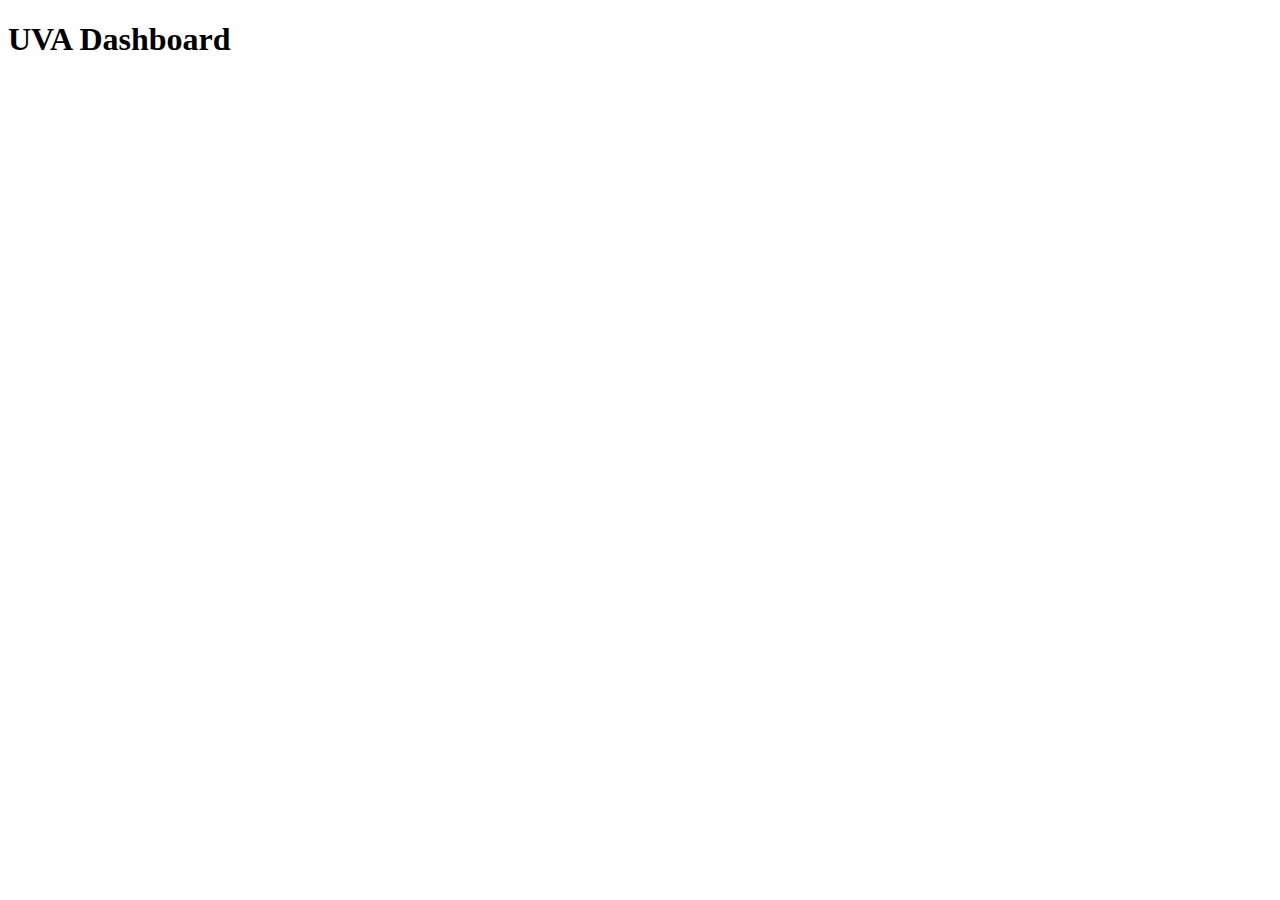
<file: index.html>
<!doctype html>
<html lang="en">
	<head>
		<meta charset="UTF-8" />
		<meta name="viewport" content="width=device-width, initial-scale=1.0" />
		<title>UVA Dashboard</title>
		<meta name="description" content="UVA Assignment Dashboard" />
		<meta name="author" content="Joshua Markle" />
		<!-- <link rel="icon" type="image/x-icon" href="assets/icons/favicon.ico" /> -->
		<!-- <link rel="stylesheet" href="css/main.css" /> -->
		<link rel="stylesheet" href="https://cdnjs.cloudflare.com/ajax/libs/font-awesome/6.6.0/css/all.min.css"/>
		<link rel="stylesheet" href="https://fonts.googleapis.com/css2?family=Roboto+Mono:ital,wght@0,100..700;1,100..700&display=swap"/>
	</head>
	<body>
		<!-- Main Content -->
		<div class="content">
			<h1>UVA Dashboard</h1>
		</div>
	</body>
</html>
</file>
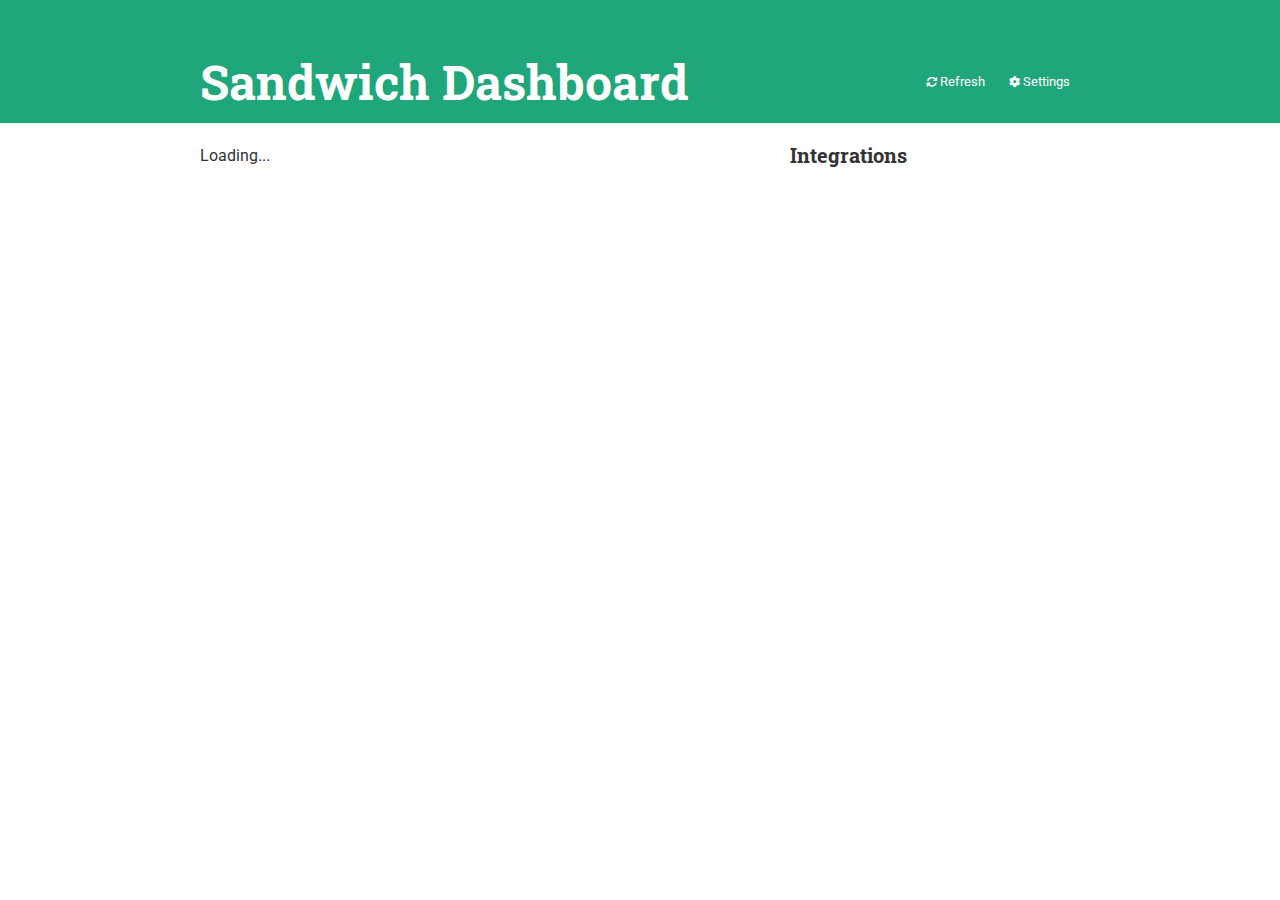
<file: dashboard.html>
<!DOCTYPE html>
<html lang="en">
	<head>
		<meta charset="UTF-8">
		<meta name="viewport" content="width=device-width, initial-scale=1.0">
		<title>Sandwich Dashboard</title>
		<link rel="stylesheet" href="main.css">
		<link rel="stylesheet" href="https://cdnjs.cloudflare.com/ajax/libs/font-awesome/6.6.0/css/all.min.css"/>
		<link rel="preconnect" href="https://fonts.googleapis.com">
		<link rel="preconnect" href="https://fonts.gstatic.com" crossorigin>
		<link href="https://fonts.googleapis.com/css2?family=Roboto+Slab:wght@100..900&family=Roboto:ital,wght@0,100..900;1,100..900&display=swap" rel="stylesheet">
	</head>
	<body>
		<header>
			<h1>Sandwich Dashboard</h1>
			<div>
				<button id="refresh" class="green"><i class="fa fa-refresh"></i> Refresh</button>
				<button id="settings" class="green"><i class="fa fa-gear"></i> Settings</button>
			</div>
		</header>
		<div class="content">
			<div id="assignments">Loading...</div>
			<div class="summary">
				<h3>Integrations</h3>
			</div>
		</div>
		<script src="scripts/dashboard.js"></script>
	</body>
</html>
</file>
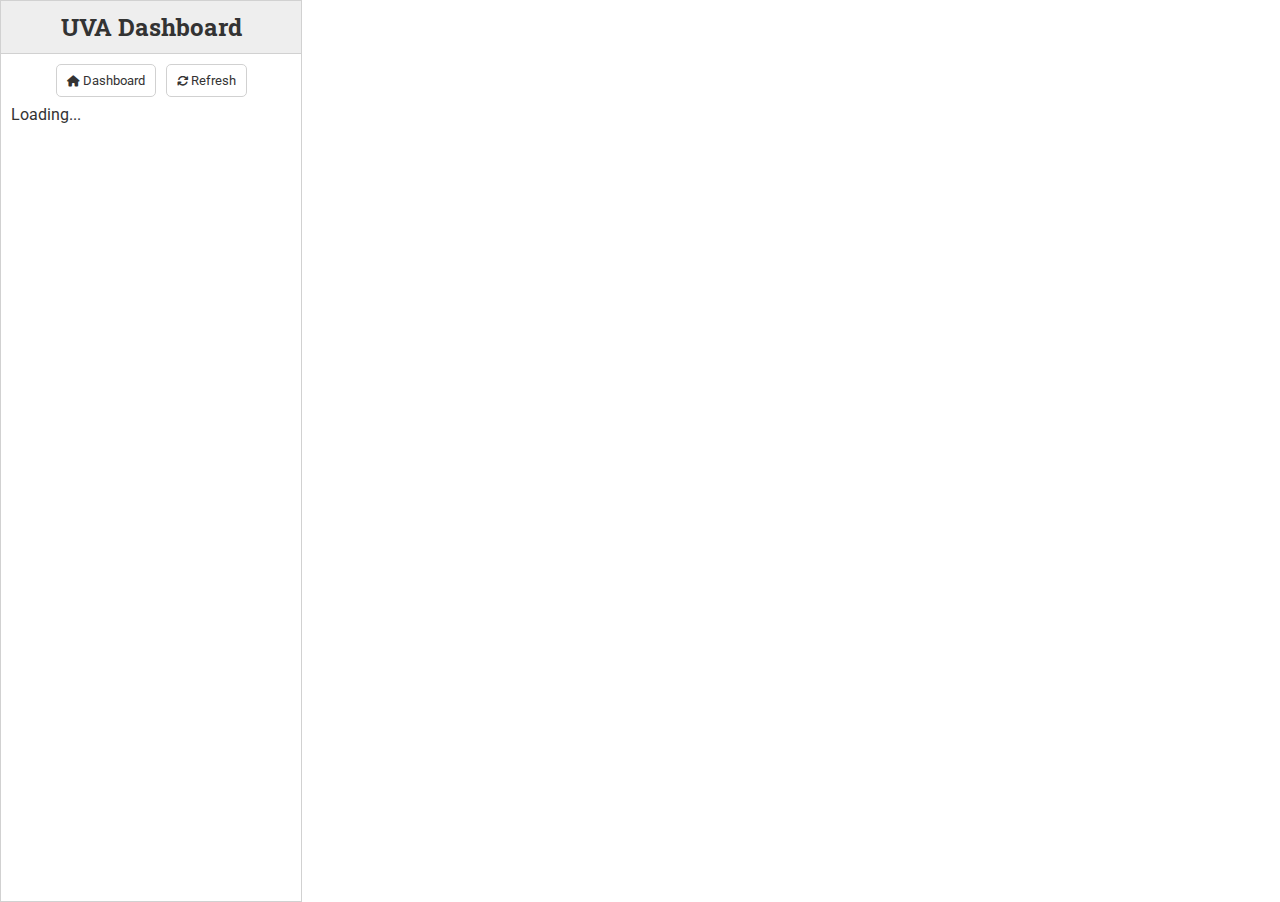
<file: popup.html>
<!DOCTYPE html>
<html lang="en">
	<head>
		<meta charset="UTF-8">
		<meta name="viewport" content="width=device-width, initial-scale=1.0">
		<title>UVA Dashboard</title>
		<link rel="stylesheet" href="main.css">
		<link rel="stylesheet" href="https://cdnjs.cloudflare.com/ajax/libs/font-awesome/6.6.0/css/all.min.css"/>
		<link rel="preconnect" href="https://fonts.googleapis.com">
		<link rel="preconnect" href="https://fonts.gstatic.com" crossorigin>
		<link href="https://fonts.googleapis.com/css2?family=Roboto+Slab:wght@100..900&family=Roboto:ital,wght@0,100..900;1,100..900&display=swap" rel="stylesheet">
	</head>
	<body class="popup">
		<div class="popup-highlight">
			<h2>UVA Dashboard</h2>
		</div>
		<div class="popup-section">
			<div class="popup-row">
				<button id="dashboard"><i class="fa fa-home"></i> Dashboard</button>
				<button id="refresh"><i class="fa fa-refresh"></i> Refresh</button>
			</div>
			<div class="popup-scrollable">
				<div id="assignments">Loading...</div>
			</div>
		</div>
		<script src="scripts/popup.js"></script>
	</body>
</html>
</file>
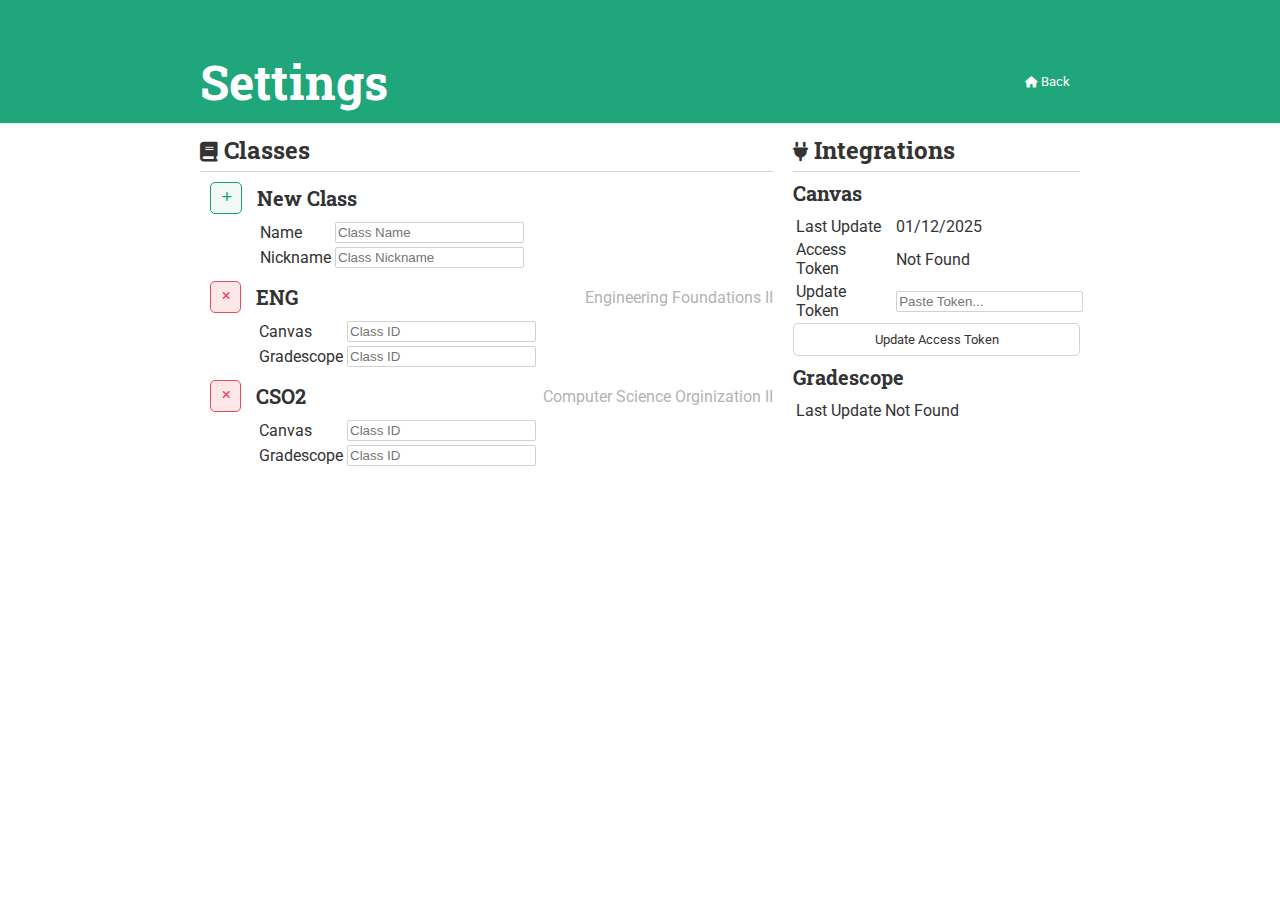
<file: settings.html>
<!DOCTYPE html>
<html lang="en">
	<head>
		<meta charset="UTF-8">
		<meta name="viewport" content="width=device-width, initial-scale=1.0">
		<title>Sandwich | Settings</title>
		<link rel="stylesheet" href="main.css">
		<link rel="stylesheet" href="https://cdnjs.cloudflare.com/ajax/libs/font-awesome/6.6.0/css/all.min.css"/>
		<link rel="preconnect" href="https://fonts.googleapis.com">
		<link rel="preconnect" href="https://fonts.gstatic.com" crossorigin>
		<link href="https://fonts.googleapis.com/css2?family=Roboto+Slab:wght@100..900&family=Roboto:ital,wght@0,100..900;1,100..900&display=swap" rel="stylesheet">
	</head>
	<body>
		<header>
			<h1>Settings</h1>
			<div>
				<button id="dashboard" class="green"><i class="fa fa-home"></i> Back</button>
			</div>
		</header>
		<div class="content">
			<div class="content-classes">
				<h2><i class="fa fa-book"></i> Classes</h2>
				<div class="breakline"></div>
				<div class="class">
					<button class="add" id="add-class">
						<i class="fa fa-plus"></i>
					</button>
					<div>
						<h3>New Class</h3>
						<table>
							<tr>
								<th>Name</th>
								<th><input type="text" id="add-name" placeholder="Class Name"/></th>
							</tr>
							<tr>
								<th>Nickname</th>
								<th><input type="text" id="add-domain" placeholder="Class Nickname"/></th>
							</tr>
						</table>
					</div>
				</div>
				<div class="class">
					<button class="delete" id="delete-class-1">
						<i class="fa fa-times"></i>
					</button>
					<div class="class-content">
						<div class="title">
							<h3>ENG</h3>
							<p>Engineering Foundations II</p>
						</div>
						<table>
							<tr>
								<th>Canvas</th>
								<th><input type="text" id="add-name" placeholder="Class ID"/></th>
							</tr>
							<tr>
								<th>Gradescope</th>
								<th><input type="text" id="add-domain" placeholder="Class ID"/></th>
							</tr>
						</table>
					</div>
				</div>
				<div class="class">
					<button class="delete" id="delete-class-2">
						<i class="fa fa-times"></i>
					</button>
					<div class="class-content">
						<div class="title">
							<h3>CSO2</h3>
							<p>Computer Science Orginization II</p>
						</div>
						<table>
							<tr>
								<th>Canvas</th>
								<th><input type="text" id="add-name" placeholder="Class ID"/></th>
							</tr>
							<tr>
								<th>Gradescope</th>
								<th><input type="text" id="add-domain" placeholder="Class ID"/></th>
							</tr>
						</table>
					</div>
				</div>
			</div>
			<div class="content-integrations">
				<h2><i class="fa fa-plug"></i> Integrations</h2>
				<div class="breakline"></div>
				<h3>Canvas</h3>
				<table>
					<tr>
						<th>Last Update</th>
						<th>01/12/2025</th>
					</tr>
					<tr>
						<th>Access Token</th>
						<th>Not Found</th>
					</tr>
					<tr>
						<th>Update Token</th>
						<th><input type="text" id="input-canvas" name="at" placeholder="Paste Token..."></th>
					</tr>
				</table>
				<button id="update-access-token">Update Access Token</button>
				<h3>Gradescope</h3>
				<table>
					<tr>
						<th>Last Update</th>
						<th>Not Found</th>
					</tr>
				</table>
			</div>
		</div>
		<script src="scripts/settings.js"></script>
	</body>
</html>
</file>
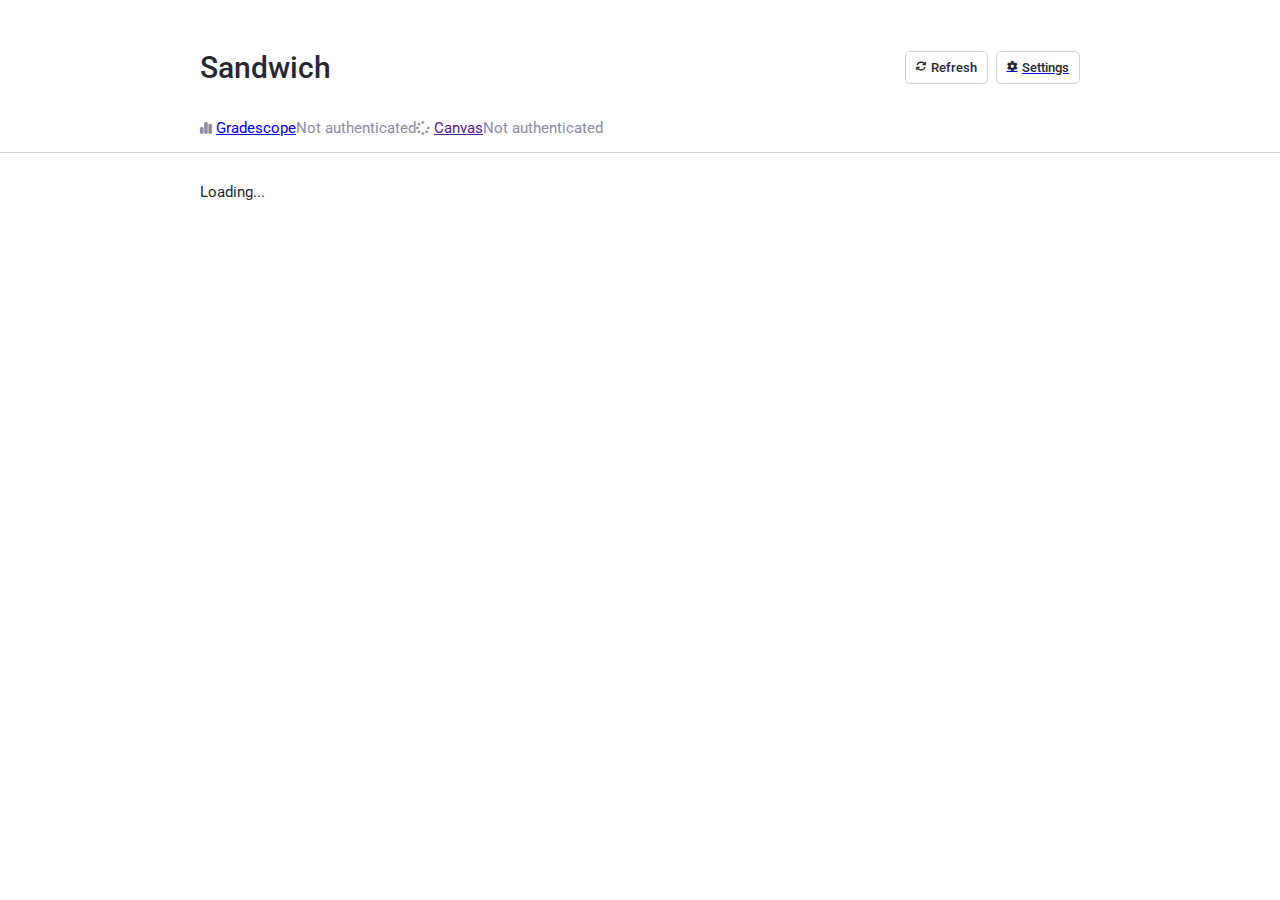
<file: pages/dashboard.html>
<!DOCTYPE html>
<html lang="en">
	<head>
		<meta charset="UTF-8">
		<meta name="viewport" content="width=device-width, initial-scale=1.0">
		<title>Sandwich | Dashboard</title>
		<link rel="stylesheet" href="main.css">
		<link rel="stylesheet" href="https://cdnjs.cloudflare.com/ajax/libs/font-awesome/6.6.0/css/all.min.css"/>
		<link rel="preconnect" href="https://fonts.googleapis.com">
		<link rel="preconnect" href="https://fonts.gstatic.com" crossorigin>
		<link href="https://fonts.googleapis.com/css2?family=Roboto+Slab:wght@100..900&family=Roboto:ital,wght@0,100..900;1,100..900&display=swap" rel="stylesheet">
	</head>
	<body>
		<header>
			<h1>Sandwich</h1>
			<div class="header-buttons">
				<button id="refresh"><i class="fa fa-refresh"></i> Refresh</button>
				<a href="settings.html"><button><i class="fa fa-gear"></i> Settings</button></a>
			</div>
		</header>
		<div class="tab-bar">
			<p><i class="fa fa-chart-simple"></i> <a href="https://www.gradescope.com/" target="_blank">Gradescope</a><p id="gradescope-status"> Not authenticated</p></p>
			<p><i class="fa fa-spinner"></i> <a href="">Canvas</a> <p id="canvas-status"> Not authenticated</p></p>
		</div>
		<div class="content">
			<div id="assignments">Loading...</div>
			<!-- <div class="summary"> -->
			<!-- 	<h3>Integrations</h3> -->
			<!-- 	<div class="breakline"></div> -->
			<!-- </div> -->
		</div>
		<script src="../lib/browser-polyfill.js"></script>
		<script src="../scripts/dashboard.js"></script>
	</body>
</html>
</file>
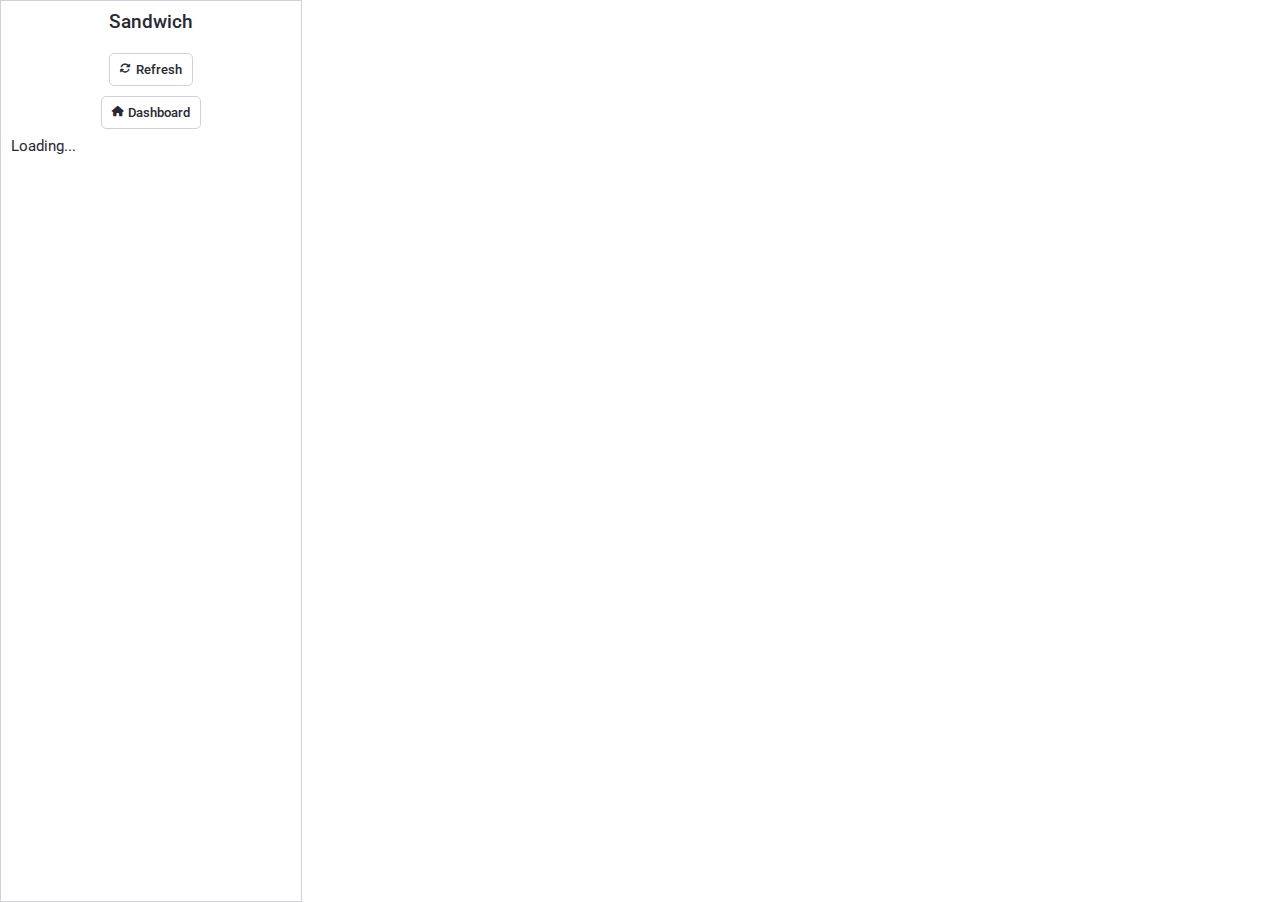
<file: pages/popup.html>
<!DOCTYPE html>
<html lang="en">
	<head>
		<meta charset="UTF-8">
		<meta name="viewport" content="width=device-width, initial-scale=1.0">
		<title>Sandwich | Popup</title>
		<link rel="stylesheet" href="main.css">
		<link rel="stylesheet" href="https://cdnjs.cloudflare.com/ajax/libs/font-awesome/6.6.0/css/all.min.css"/>
		<link rel="preconnect" href="https://fonts.googleapis.com">
		<link rel="preconnect" href="https://fonts.gstatic.com" crossorigin>
		<link href="https://fonts.googleapis.com/css2?family=Roboto+Slab:wght@100..900&family=Roboto:ital,wght@0,100..900;1,100..900&display=swap" rel="stylesheet">
	</head>
	<body class="popup">
		<header class="popup-highlight">
			<h2>Sandwich</h2>
		</header>
		<div class="popup-section">
			<div class="popup-row">
				<button id="refresh"><i class="fa fa-refresh"></i> Refresh</button>
				<button id="dashboard"><i class="fa fa-home"></i> Dashboard</button>
			</div>
			<div class="popup-scrollable">
				<div id="assignments">Loading...</div>
			</div>
		</div>
		<script src="../lib/browser-polyfill.js"></script>
		<script src="../scripts/popup.js"></script>
	</body>
</html>
</file>
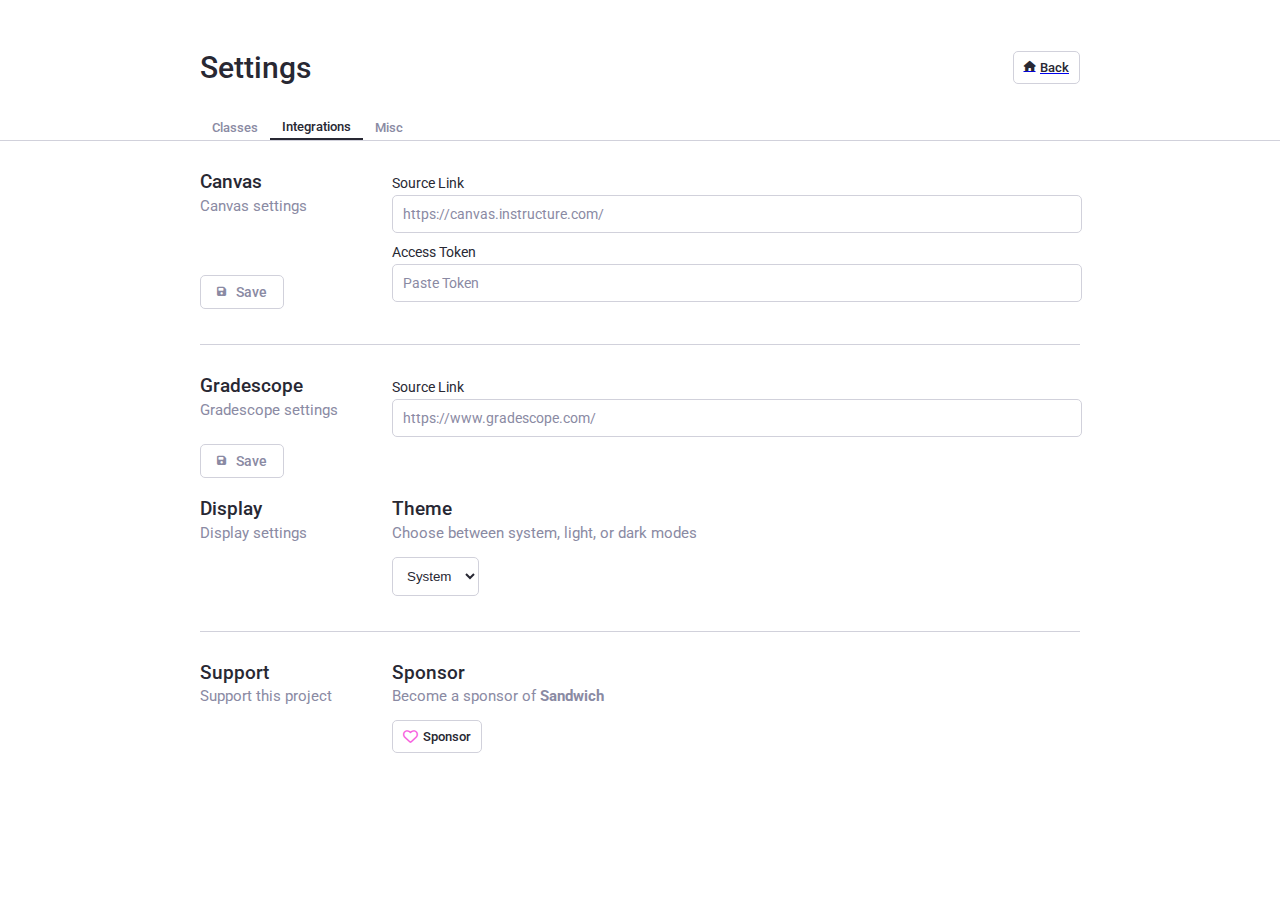
<file: pages/settings.html>
<!DOCTYPE html>
<html lang="en">
	<head>
		<meta charset="UTF-8"/>
		<meta name="viewport" content="width=device-width, initial-scale=1.0"/>
		<title>Sandwich | Settings</title>
		<script src="../scripts/theme-loader.js"></script>
		<link rel="stylesheet" href="main.css"/>
		<link rel="preconnect" href="https://fonts.googleapis.com"/>
		<link rel="preconnect" href="https://fonts.gstatic.com" crossorigin/>
		<link href="https://fonts.googleapis.com/css2?family=Roboto+Slab:wght@100..900&family=Roboto:ital,wght@0,100..900;1,100..900&display=swap" rel="stylesheet"/>
		<link rel="stylesheet" href="https://cdnjs.cloudflare.com/ajax/libs/font-awesome/6.6.0/css/all.min.css"/>
	</head>
	<body>
		<header>
			<h1>Settings</h1>
			<div class="header-buttons">
				<a href="dashboard.html"><button><i class="fa fa-home"></i> Back</button></a>
			</div>
		</header>
		<div class="tab-bar">
			<button id="tab-classes">Classes</button>
			<button id="tab-integration">Integrations</button>
			<button id="tab-misc">Misc</button>
		</div>
		<div class="content">
			<!-- Classes Tab -->
			<div id="classes">
				<div class="row">
					<div style="flex: 1" class="column">
						<h2>Classes</h2>
						<p>Edit loadable classes</p>
						<div style="margin-top: auto;">
							<button id="export-classes"><i class="fa fa-download"></i> Export</button>
							<button id="update-classes" class="save-button" disabled><i class="fa fa-save"></i> Save</button>
						</div>
					</div>
					<div style="flex: 4">
						<div class="class" id="new-class-block">
							<button class="add" id="add-class">
								<i class="fa fa-plus"></i>
							</button>
							<div class="class-content">
								<h3>New Class</h3>
								<p>Create a new class to add to the class list</p>
								<div class="row">
									<div style="flex: 1">
										<h4>Name</h4>
										<input type="text" id="new-class-name" placeholder="Class Name"></th>
									</div>
									<div style="flex: 1">
										<h4>Nickname</h4>
										<input type="text" id="new-class-nickname" placeholder="Class Nickname"></th>
									</div>
								</div>
							</div>
						</div>
						<div id="classes-list"></div>
					</div>
				</div>
				<div class="breakline"></div>
				<div class="row">
					<div style="flex: 1">
						<h2>Import</h2>
						<p>Reload saved classes</p>
					</div>
					<div style="flex: 4">
						<div id="import-box" class="import-box">
							<p>Drop a JSON file or</p>
							<label for="import-file" class="save-button">
								<i class="fa fa-file-import"></i> Browse Files
							</label>
							<input type="file" id="import-file" accept="application/json" hidden />
						</div>
					</div>
				</div>
			</div>
			<!-- Integration Tab -->
			<div id="integrations">
				<div class="row">
					<div style="flex: 1" class="column">
						<h3>Canvas</h3>
						<p>Canvas settings</p>
						<div style="margin-top: auto;">
							<button class="save-button save-integrations" disabled><i class="fa-solid fa-floppy-disk"></i> Save</button>
						</div>
					</div>
					<div style="flex: 4">
						<h4>Source Link</h4>
						<input type="text" id="input-canvas-link" placeholder="https://canvas.instructure.com/">
						<h4>Access Token</h4>
						<input type="text" id="input-canvas-token" placeholder="Paste Token">
					</div>
				</div>
				<div class="breakline"></div>
				<div class="row">
					<div style="flex: 1" class="column">
						<h3>Gradescope</h3>
						<p>Gradescope settings</p>
						<div style="margin-top: auto;">
							<button class="save-button save-integrations" disabled><i class="fa-solid fa-floppy-disk"></i> Save</button>
						</div>
					</div>
					<div style="flex: 4">
						<h4>Source Link</h4>
						<input type="text" id="input-gradescope-link" placeholder="https://www.gradescope.com/">
					</div>
				</div>
			</div>
			<!-- Classes Tab -->
			<div id="misc">
				<div class="row">
					<div style="flex: 1">
						<h3>Display</h3>
						<p>Display settings</p>
					</div>
					<div style="flex: 4">
						<h3>Theme</h3>
						<p>Choose between system, light, or dark modes</p>
						<select id="theme">
							<option value="system">System</option>
							<option value="light">Light</option>
							<option value="dark">Dark</option>
						</select>
					</div>
				</div>
				<div class="breakline"></div>
				<div class="row">
					<div style="flex: 1">
						<h3>Support</h3>
						<p>Support this project</p>
					</div>
					<div style="flex: 4">
						<h3>Sponsor</h3>
						<p>Become a sponsor of <strong>Sandwich</strong></p>
						<!-- <iframe src="https://github.com/sponsors/JoshuaMarkle/button" title="Sponsor JoshuaMarkle" height="32" width="114" style="border: 0; border-radius: 6px;"></iframe> -->
						<a href="https://github.com/sponsors/JoshuaMarkle" style="all: unset;"><button><i class="fa-regular fa-heart"></i> Sponsor</button></a>
					</div>
				</div>
			</div>
		</div>
		<script src="../lib/browser-polyfill.js"></script>
		<script src="../scripts/settings.js"></script>
		<script src="../scripts/theme.js"></script>
	</body>
</html>
</file>
<file: main.css>
:root {
    /* --black: #1b1f23; */
    /* --bg-dark: #1f2428; */
    /* --bg: #24292e; */
    /* --bg-2: #2f363d; */
    /* --bg-3: #444d56; */
    /* --bg-4: #586069; */
    /* --fg: #e1e4e8; */
    /* --fg-2: #959da5; */
    /* --fg-3: #444d56; */
    /* --highlight: #586069; */
    /* --border: #1b1f23; */
    /* --red: #f97583; */
    /* --red-2: #ea4a5a; */
    /* --orange: #ffab70; */
    /* --orange-2: #ffab70; */
    /* --green: #85e89d; */
    /* --green-2: #34d058; */
    /* --cyan: #79b8ff; */
    /* --cyan-2: #79b8ff; */
    /* --blue: #79b8ff; */
    /* --blue-2: #0366d6; */
    /* --blue-3: #005cc5; */
    /* --purple: #b392f0; */
    /* --purple-2: #b392f0; */
    --bg-dark: #eee;
    --bg: #fff;
    --bg-2: #fafafa;
    --fg: #333;
    --fg-2: #777;
    --fg-3: #b3b3b3;
	--border: #d1d1d1;
    --fade: #0001;

	--green: #1d9d74;
	--fg-green: #b0ddce;
	--fg-green-link: #198764;
	--bg-green-dark: #1b926c;
	--bg-green: #1fa67a;
	--bg-green-2: #f1f9f7;
	--border-green: #e0f1e9;

	--fg-red: #ea4a5a;
	--bg-red: #ea4a5a22;
}

/* Generic */

html,
body {
    color: var(--fg);
    background: var(--bg);
    height: 100%;
    width: 100%;
    margin: 0;
    font-family: "Roboto", Arial, sans-serif;
    font-size: 16px;
}

h1, h2, h3 {
    font-family: "Roboto Slab", Arial, sans-serif;
    font-weight: bold;
}

h1 {
    font-size: 3rem;
    margin: 0;
}

h2 {
    font-size: 1.5rem;
    margin: 0;
}

h3 {
    font-size: 1.25rem;
    margin: 0.5rem 0;
}

p { margin: 0.25rem; }

i { color: var(--fg); }
h2 i { font-size: 1.25rem; }
button i { font-size: 0.7rem; }

/* Buttons */

button {
    background: none;
    color: var(--fg);
    padding: 8px 10px;
    cursor: pointer;
    font-family: inherit;
    border: 1px solid var(--border);
    border-radius: 5px;
}

button.green {
    color: var(--bg);
	border: none;
}
button.green:hover { color: var(--fg-green); }

button.green i { color: var(--bg); }
button.green:hover i { color: var(--fg-green); }

button.assignment-button {
	justify-content: center;
	width: 100%;
	border: none;
	color: var(--fg-2)
}

button.assignment-button:hover {
	text-decoration: underline;
}

input {
	/* all: unset; */
	padding: 2px;
    border: 1px solid var(--border);
	border-radius: 2px;
}

/* Header */

header {
	color: var(--bg);
	background: var(--bg-green);
	display: flex;
	flex-direction: row;
	justify-content: space-between;
	align-items: center;
	padding: 50px 200px 10px 200px;
	border-bottom: 1px solid var(--border-green);
}

/* Dashboard */

.content {
	background: var(--bg);
	padding: 10px 200px 50px;
	display: flex;
	flex-direction: row;
	justify-content: center;
	align-items: center;
	gap: 20px;
}

.content #assignments {
	flex: 2;
}

.content .summary {
	flex: 1;
	margin: 0px 10px;
	display: flex;
	flex-direction: column;
	margin-bottom: auto;
}

.content-classes {
	flex: 2;
	display: flex;
	flex-direction: column;
	margin-bottom: auto;
}

.content-integrations {
	flex: 1;
	display: flex;
	flex-direction: column;
	margin-bottom: auto;
}

@media only screen and (max-width: 1000px) {
	header,
	.content { padding-left: 20px; padding-right: 20px }
}

/* Popup */

.popup {
	width: 300px;
	display: flex;
    flex-direction: column;
    gap: var(--margin-2);
    background: var(--bg);
    border: 1px solid var(--border);
	margin: 0px;
    padding: 0px;
	overflow: hidden;
}

.popup-highlight {
	display: flex;
    flex-direction: column;
	background: var(--bg-dark);
	border-bottom: 1px solid var(--border);
	padding: 10px;
}

.popup-section {
	display: flex;
    flex-direction: column;
	padding: 10px;
}

.popup-scrollable {
	margin-top: 0.5rem;
	overflow-y: auto;
	max-height: 400px;
	scrollbar-color: var(--fg-3) var(--fade);
}

.popup-row {
	display: flex;
	flex-direction: row;
	justify-content: center;
	align-items: center;
	width: 100%;
	gap: 10px;
}

.popup h2 { text-align: center; }

/* Assignments */

.assignment {
	display: flex;
	flex-direction: column;
	text-decoration: none;
	color: inherit;
	padding: 10px;
	margin-bottom: 10px;
	border: 1px solid var(--border);
	border-radius: 5px;
	background: none;
	transition: background 0.1s;
}

.assignment:hover {
	background: var(--bg-2);
}

.old-assignment { display: none; }

.breakline {
	background: none;
	width: 100%;
	height: 5px;
	border-bottom: 1px solid var(--border);
}

/* Classes */

.class {
	display: flex;
	flex-direction: row;
	gap: 5px;
}

.class div:nth-child(2) {
	margin-top: 5px;
}

.class-content {
	width: 100%;
}

.title {
	width: 100%;
	display: flex;
	flex-direction: row;
	align-items: center;
	justify-content: space-between;
}

.title p {
	font-size: 1rem;
	color: var(--fg-3);
	margin: 0;
}

.delete {
	height: 2rem;
	width: 2rem;
	margin: 10px;
	background: var(--bg-red);
	justify-content: center;
	align-items: center;
	display: flex;
	border: 1px solid var(--fg-red);
	border-radius: 5px;
	transition: 0.2s;
}

.delete i { color: var(--fg-red); }
.delete:hover { transform: scale(0.9, 0.9); }

.add {
	height: 2rem;
	width: 2rem;
	margin: 10px;
	background: var(--bg-green-2);
	justify-content: center;
	align-items: center;
	display: flex;
	border: 1px solid var(--green);
	border-radius: 5px;
	transition: 0.2s;
}

.add i { color: var(--green); }
.add:hover { transform: scale(0.9, 0.9); }

/* Table */

table {
    display: block;
}

table h1 {
    text-align: left;
    margin: 10px 0;
}

table > caption > h1 {
    margin-top: 0;
}

table th {
    font-family: "Roboto", Arial, FontAwesome;
    font-weight: normal;
    text-align: left;
}

select,
table button,
table input {
	width: 100%;
	border: 1px solid var(--border);
}

select:hover,
table button:hover,
table input:hover {
	border: 1px solid var(--border);
}
table input:focus-visible {
	border: 1px solid var(--border);
}

table button {
    margin-top: 10px;
}
</file>
<file: pages/main.css>
:root {
    --bg: #ffffff;
    --bg-2: #f7f7f8;
    --bg-3: #ebebef;
    --bg-4: #d1d1db;
    --bg-5: #a9a9bc;
    --bg-6: #8a8aa3;
    --bg-7: #6c6c89;
    --bg-8: #55556d;
    --bg-9: #3f3f50;
    --bg-10: #282833;
    --bg-11: #121217;
    --black: #000000;
    --fg: #282833;
	--fg-2: #55556d;
    --fg-3: #8a8aa3;
	--border: #d1d1db;
    --fade: #0001;

	--red: #ff4949;
	--orange: #ffa100;
	--yellow: #ffcc3d;
	--green: #13ce66;
	--blue: #2d8eff;
	--purple: #7047eb;
	--pink: #f75fde;
	--bg-red: #fff2ee;
	--bg-green: #eefbf4;
	--bg-blue: #dbf3ff;
}

.dark-mode {
    --black: #ffffff;
    --bg: #000000;
    --bg-2: #121217;
    --bg-3: #282833;
    --bg-4: #3f3f50;
    --bg-5: #55556d;
    --bg-6: #6c6c89;
    --bg-7: #8a8aa3;
    --bg-8: #a9a9bc;
    --bg-9: #d1d1db;
    --bg-10: #ebebef;
    --bg-11: #f7f7f8;
    --fg: #f7f7f8;
	--fg-2: #d1d1db;
    --fg-3: #8a8aa3;
	--border: #3f3f50;

	--bg-red: #3b0a0a;
	--bg-green: #0a3b1a;
	--bg-blue: #0a2b3b;
}

/* Generic */

html,
body {
    color: var(--fg);
    background: var(--bg);
    height: 100%;
    width: 100%;
    margin: 0;
    font-family: "Roboto", Arial, sans-serif;
    font-size: 15px;
}

h1, h2, h3 {
    /* font-family: "Roboto Slab", Arial, sans-serif; */
    font-weight: 500;
    margin: 0;
}

h1 { font-size: 2rem; }
h2 { font-size: 1.25rem; }
h3 { font-size: 1.25rem; }
h4 { font-size: 0.9rem; }
h4, p { 
	margin: 0.25rem 0; 
	font-weight: 400;
}
p {	
	color: var(--fg-3); 
	margin-bottom: 1rem;
}

i { color: var(--fg); }
h2 i { font-size: 1.25rem; }
button i { font-size: 0.7rem; }

button {
	display: flex;
	flex-direction: row;
	align-items: center;
	gap: 0.3rem;
    background: none;
    color: var(--fg);
    padding: 8px 10px;
    cursor: pointer;
    font-family: inherit;
	font-weight: 500;
    border: 1px solid var(--border);
    border-radius: 5px;
}

button:hover {
	background: var(--bg-3);
}

button.assignment-button {
	color: var(--fg-3);
	font-weight: 400;
	justify-content: center;
	width: 100%;
	border: none;
	padding: 0;
}

button.assignment-button:hover {
	text-decoration: underline;
}

input {
	all: unset;
	width: calc(100% - 20px);
	font-size: 0.9rem;
	padding: 10px;
	margin-bottom: 0.5rem;
    border: 1px solid var(--border);
	border-radius: 5px;
}
input::placeholder { color: var(--fg-3); }

input:focus {
	border-color: var(--blue);
}

input[type=number] {
	height: 1rem;
	width: 2.5rem;
}

select {
	color: var(--fg);
	background: var(--bg);
	border: 1px solid var(--border);
	border-radius: 5px;
	padding: 10px;
}

/* Header */

header {
	display: flex;
	flex-direction: row;
	justify-content: space-between;
	align-items: center;
	padding: 50px 200px 2rem 200px;
}

.header-buttons {
	display: flex;
	flex-direction: row;
	gap: 0.5rem;
}

.tab-bar {
	display: flex;
	flex-direction: row;
	margin: 0;
	margin-bottom: 2rem;
	padding: 0px 200px 0px 200px;
	border-bottom: 1px solid var(--border);
}

.tab-bar button {
	color: var(--fg-3);
	display: block;
    padding: 4px 12px;
	border: 0px solid var(--fg);
	border-radius: 0;
	transition: all 0.1s linear;
}

.tab-bar button.active,
.tab-bar button:hover {
	color: var(--fg);
	background: none;
}

.tab-bar button.active {
	border-bottom: 2px solid var(--fg);
}

.tab-bar div { 
	font-weight: 500;
	display: block;
	padding: 4px 12px; 
}

.tab-bar div,
.tab-bar i { 
	color: var(--fg-3);
	font-size: 0.9rem; 
}

/* Dashboard */

.content {
	background: var(--bg);
	padding: 0 200px 50px;
	display: flex;
	flex-direction: column;
	justify-content: center;
	align-items: center;
	gap: 20px;
}

.content > * { width: 100%; }

.content #assignments {
	flex: 2;
}

.content .summary {
	flex: 1;
	margin: 0px 10px;
	display: flex;
	flex-direction: column;
	margin-bottom: auto;
}

.row {
	width: 100%;
	display: flex;
	flex-direction: row;
	gap: 20px;
}

.column {
	display: flex;
	flex-direction: column;
}

@media only screen and (max-width: 1000px) {
	header,
	.content { 
		padding-left: 20px;
		padding-right: 20px; 
	}

	.tab-bar {
		padding-left: 20px;
		padding-right: 20px; 
	}
}

/* Popup */

.popup {
	width: 300px;
	display: flex;
    flex-direction: column;
    gap: var(--margin-2);
    background: var(--bg);
    border: 1px solid var(--border);
	margin: 0px;
    padding: 0px;
	overflow: hidden;
}

.popup-highlight {
	display: flex;
    flex-direction: column;
	padding: 10px;
}

.popup-section {
	display: flex;
    flex-direction: column;
	padding: 10px;
}

.popup-scrollable {
	margin-top: 0.5rem;
	overflow-y: auto;
	max-height: 400px;
	scrollbar-color: var(--fg-3) var(--fade);
}

.popup-row {
	display: flex;
	flex-direction: column;
	justify-content: center;
	align-items: center;
	width: 100%;
	gap: 10px;
}

.popup h2 { text-align: center; }

/* Assignments */

.assignment {
	display: flex;
	flex-direction: row;
	text-decoration: none;
	color: inherit;
	margin-bottom: 10px;
	border-radius: 5px;
	background: none;
	transition: background 0.1s;
}

#assignments h3 { margin: 1rem 0 0.5rem 0; }

.assignment .color {
	background-size: 1rem 1rem;
	background-image:
		linear-gradient(to right, var(--fade) 1px, transparent 1px),
		linear-gradient(to bottom, var(--fade) 1px, transparent 1px);
	color: var(--fg);
	border-radius: 5px 0 0 5px;
	text-align: center;
}

.assignment .color h4 {
	font-weight: 500;
	background: var(--bg);
	min-width: 150px;
	margin: 17px 0 17px 0;
	padding: 3px 0;
}

.assignment .group {
	width: 100%;
	display: flex;
	flex-direction: column;
	justify-content: center;
}

.assignment .group i {
	width: 1rem;
	margin-right: 0.1rem;
}

.assignment .item {
	all: unset;
	padding: 10px;
	padding-left: 20px;
	border-right: 1px solid var(--border);
}

.assignment .item:first-child {
	border-top: 1px solid var(--border);
	border-top-right-radius: 5px;
}

.assignment .item:last-child {
	border-bottom: 1px solid var(--border);
	border-bottom-right-radius: 5px;
}

.assignment .item:hover { background: var(--bg-2); }
.assignment .info {
	display: flex;
	flex-direction: row;
	justify-content: space-between;
	color: var(--fg-3);
	margin-left: 1.3rem;
}

.assignment .info p {
	margin: 0;
}

.old-assignment { display: none; }

.breakline {
	background: none;
	height: 5px;
	margin: 2rem 0;
	border-bottom: 1px solid var(--border);
}

/* Classes */

.class {
	display: flex;
	flex-direction: row;
	gap: 5px;
	margin-bottom: 2rem;
}

.class-content {
	width: 100%;
}


#classes-list > .class:last-child,
#classes-list > .class:last-child div:first-child > div:last-child > input {
	margin-bottom: 0;
}

.title {
	width: 100%;
	display: flex;
	flex-direction: row;
	align-items: center;
	justify-content: space-between;
}

.title p {
	font-size: 1rem;
	color: var(--fg-3);
	margin: 0;
}

.delete {
	height: 2rem;
	width: 2rem;
	margin: 0 10px;
	background: var(--bg-red);
	justify-content: center;
	align-items: center;
	display: flex;
	border: 1px solid var(--red);
	border-radius: 5px;
	transition: 0.2s;
}

i.incomplete,
.delete i { color: var(--red); }
.delete:hover { transform: scale(0.9, 0.9); }

.add {
	height: 2rem;
	width: 2rem;
	margin: 0 10px;
	background: var(--bg-green);
	justify-content: center;
	align-items: center;
	display: flex;
	border: 1px solid var(--green);
	border-radius: 5px;
	transition: 0.2s;
}

i.complete,
.add i { color: var(--green); }
.add:hover { transform: scale(0.9, 0.9); }

.color-box {
    width: 35px;
    height: 100%;
    aspect-ratio: 1 / 1;
    display: flex;
    align-items: center;
    justify-content: center;
	padding: 3px;
    border: 1px solid var(--border);
	border-radius: 5px;
}

.color-box > * {
    width: 100%;
    height: 100%;
    border-radius: 3px;
}

/* Import */

.import-box {
    width: 100%;
    /* max-width: 400px; */
    height: 200px;
    border: 2px dashed var(--border);
    border-radius: 10px;
    display: flex;
    flex-direction: column;
    justify-content: center;
    align-items: center;
    text-align: center;
    font-size: 16px;
    color: var(--fg-2);
    cursor: pointer;
    transition: border-color 0.3s ease;
}

.import-box:hover {
    border-color: var(--blue);
}

.import-box input {
	display: none;
}

.save-button {
    color: var(--fg);
    background: var(--blue);
	border-color: var(--blue);
    font-size: 14px;
    text-align: center;
    margin-top: 10px;
    padding: 8px 16px;
    border-radius: 5px;
    cursor: pointer;
}

.save-button i {
	color: var(--fg);
    margin-right: 5px;
}

.save-button:hover {
    background-color: var(--blue);
}

.save-button[disabled] {
	background: var(--bg);
	border: 1px solid var(--border);
	cursor: not-allowed;
}

.save-button[disabled],
.save-button[disabled] i {
	color: var(--fg-3);
}

.fa-heart { 
	font-size: 1rem;
	color: var(--pink); 
}
</file>
